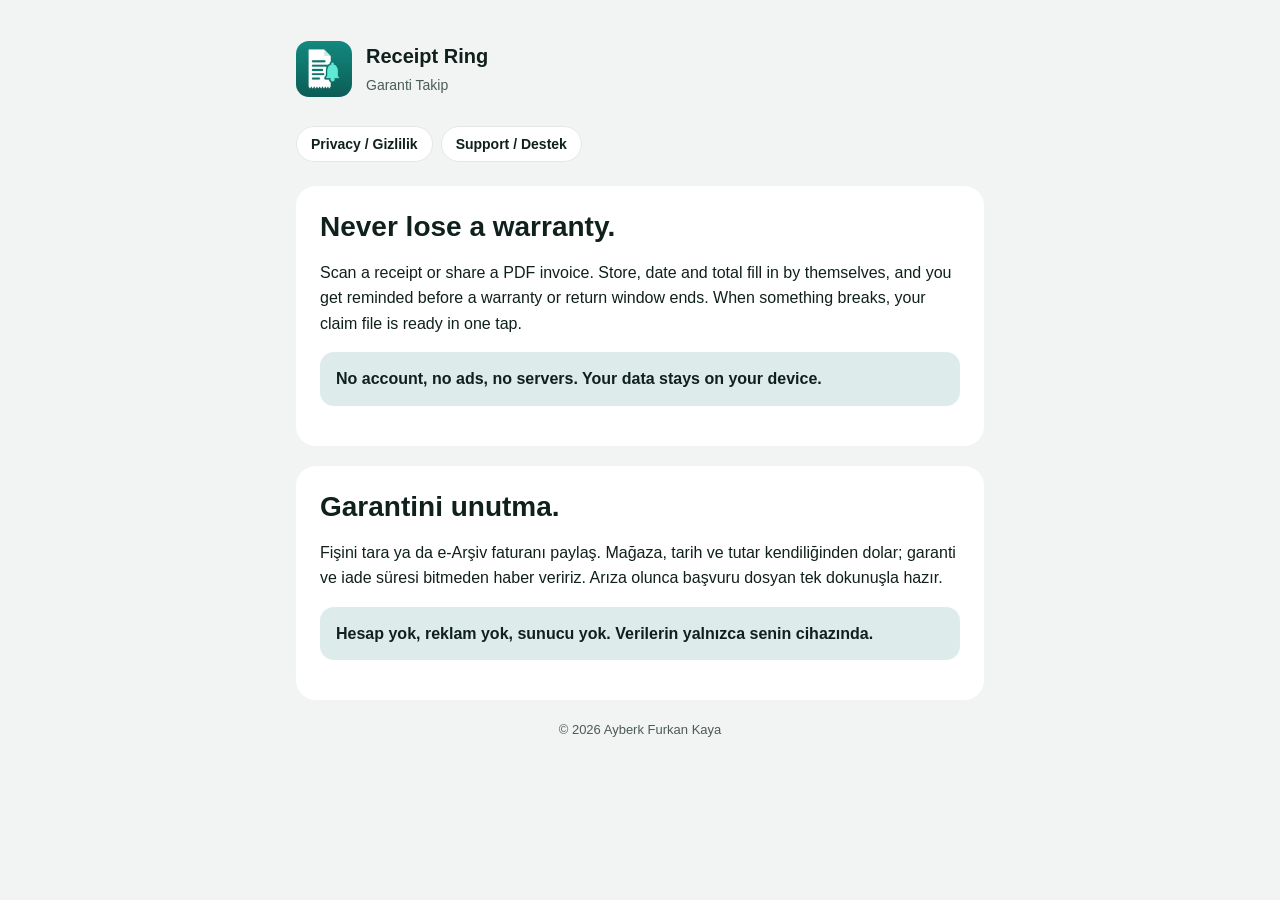
<file: index.html>
<!doctype html>
<html lang="en">
<head>
<meta charset="utf-8"><meta name="viewport" content="width=device-width,initial-scale=1">
<title>Receipt Ring · Garanti Takip</title>
<meta name="description" content="Scan receipts and get reminded before warranties and return windows end. Fişini tara, garantin bitmeden haber alalım.">
<link rel="icon" href="logo.png"><link rel="stylesheet" href="stil.css">
</head>
<body><main>
<header><img src="logo.png" alt=""><div><b>Receipt Ring</b><span>Garanti Takip</span></div></header>
<nav><a href="privacy.html">Privacy / Gizlilik</a><a href="support.html">Support / Destek</a></nav>
<section lang="en">
<h1>Never lose a warranty.</h1>
<p>Scan a receipt or share a PDF invoice. Store, date and total fill in by themselves, and you get reminded before a warranty or return window ends. When something breaks, your claim file is ready in one tap.</p>
<p class="vurgu">No account, no ads, no servers. Your data stays on your device.</p>
</section>
<section lang="tr">
<h1>Garantini unutma.</h1>
<p>Fişini tara ya da e-Arşiv faturanı paylaş. Mağaza, tarih ve tutar kendiliğinden dolar; garanti ve iade süresi bitmeden haber veririz. Arıza olunca başvuru dosyan tek dokunuşla hazır.</p>
<p class="vurgu">Hesap yok, reklam yok, sunucu yok. Verilerin yalnızca senin cihazında.</p>
</section>
<footer>© 2026 Ayberk Furkan Kaya</footer>
</main></body></html>
</file>
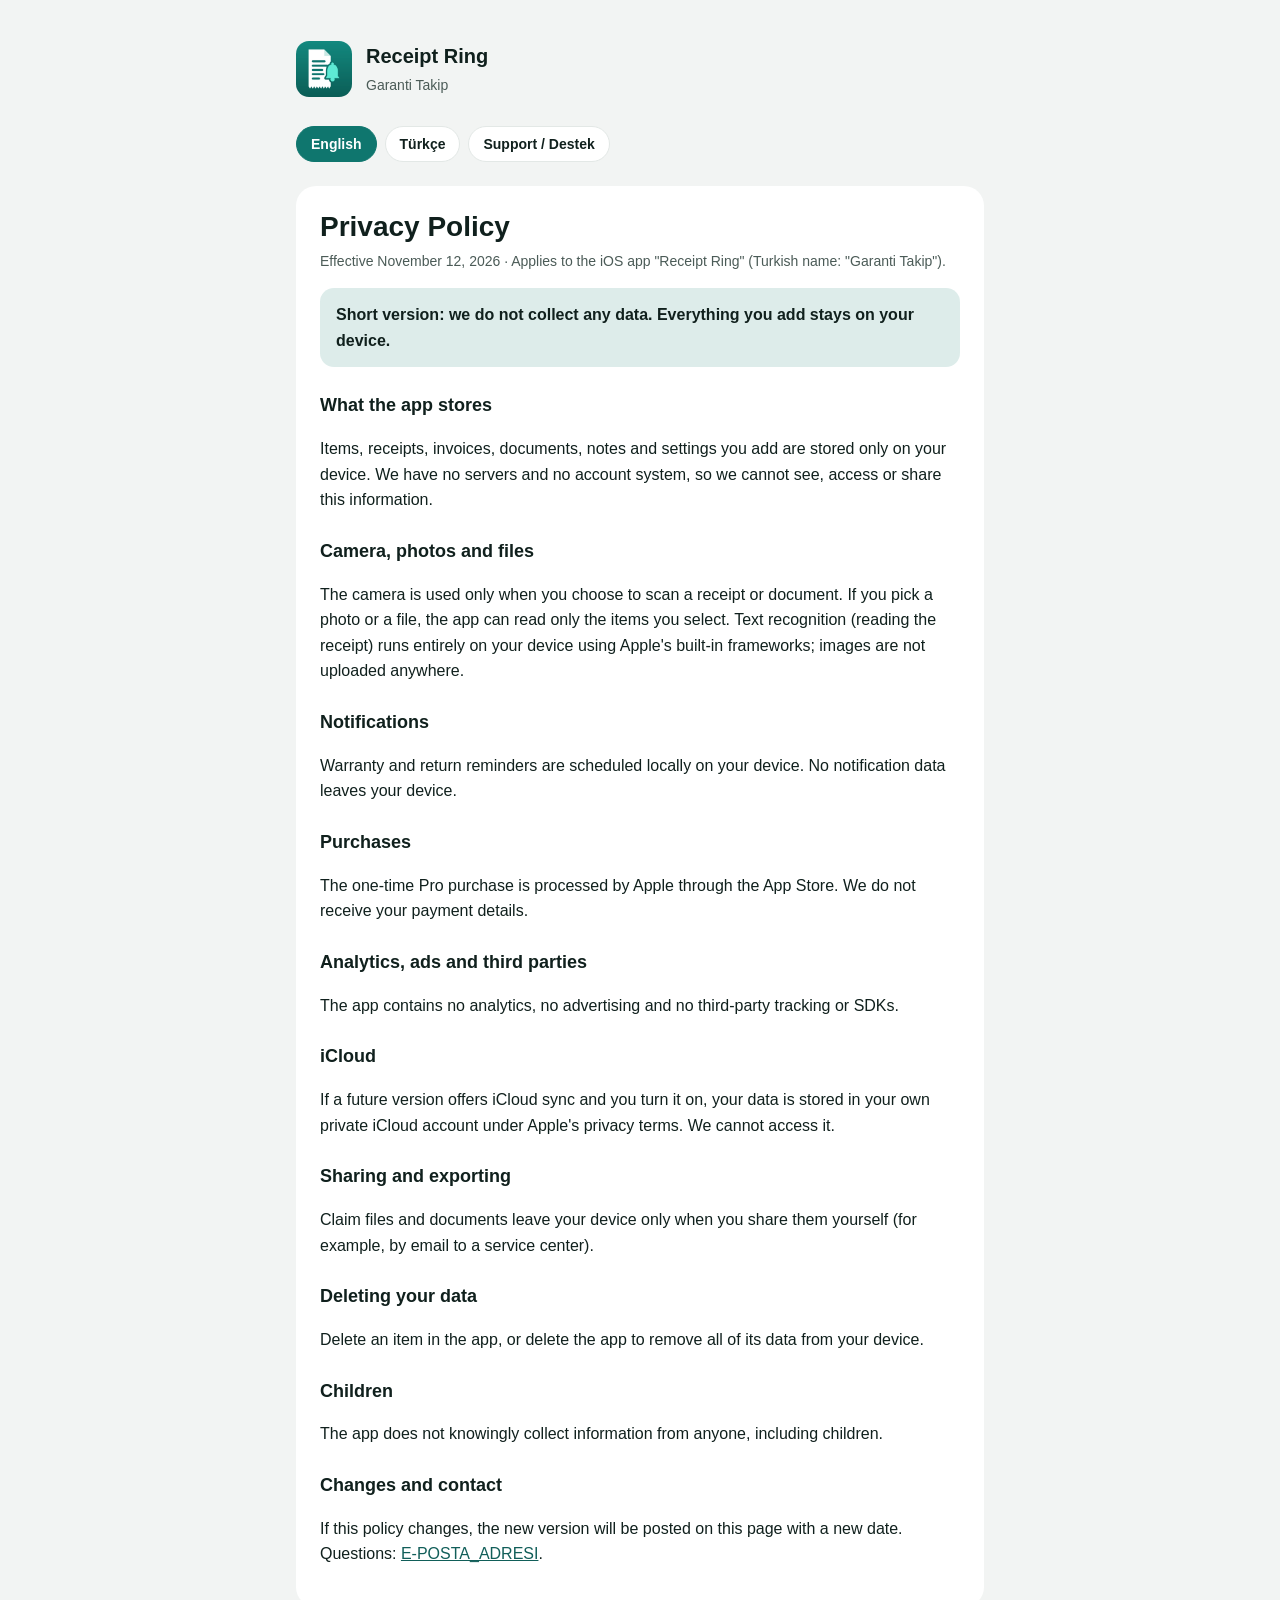
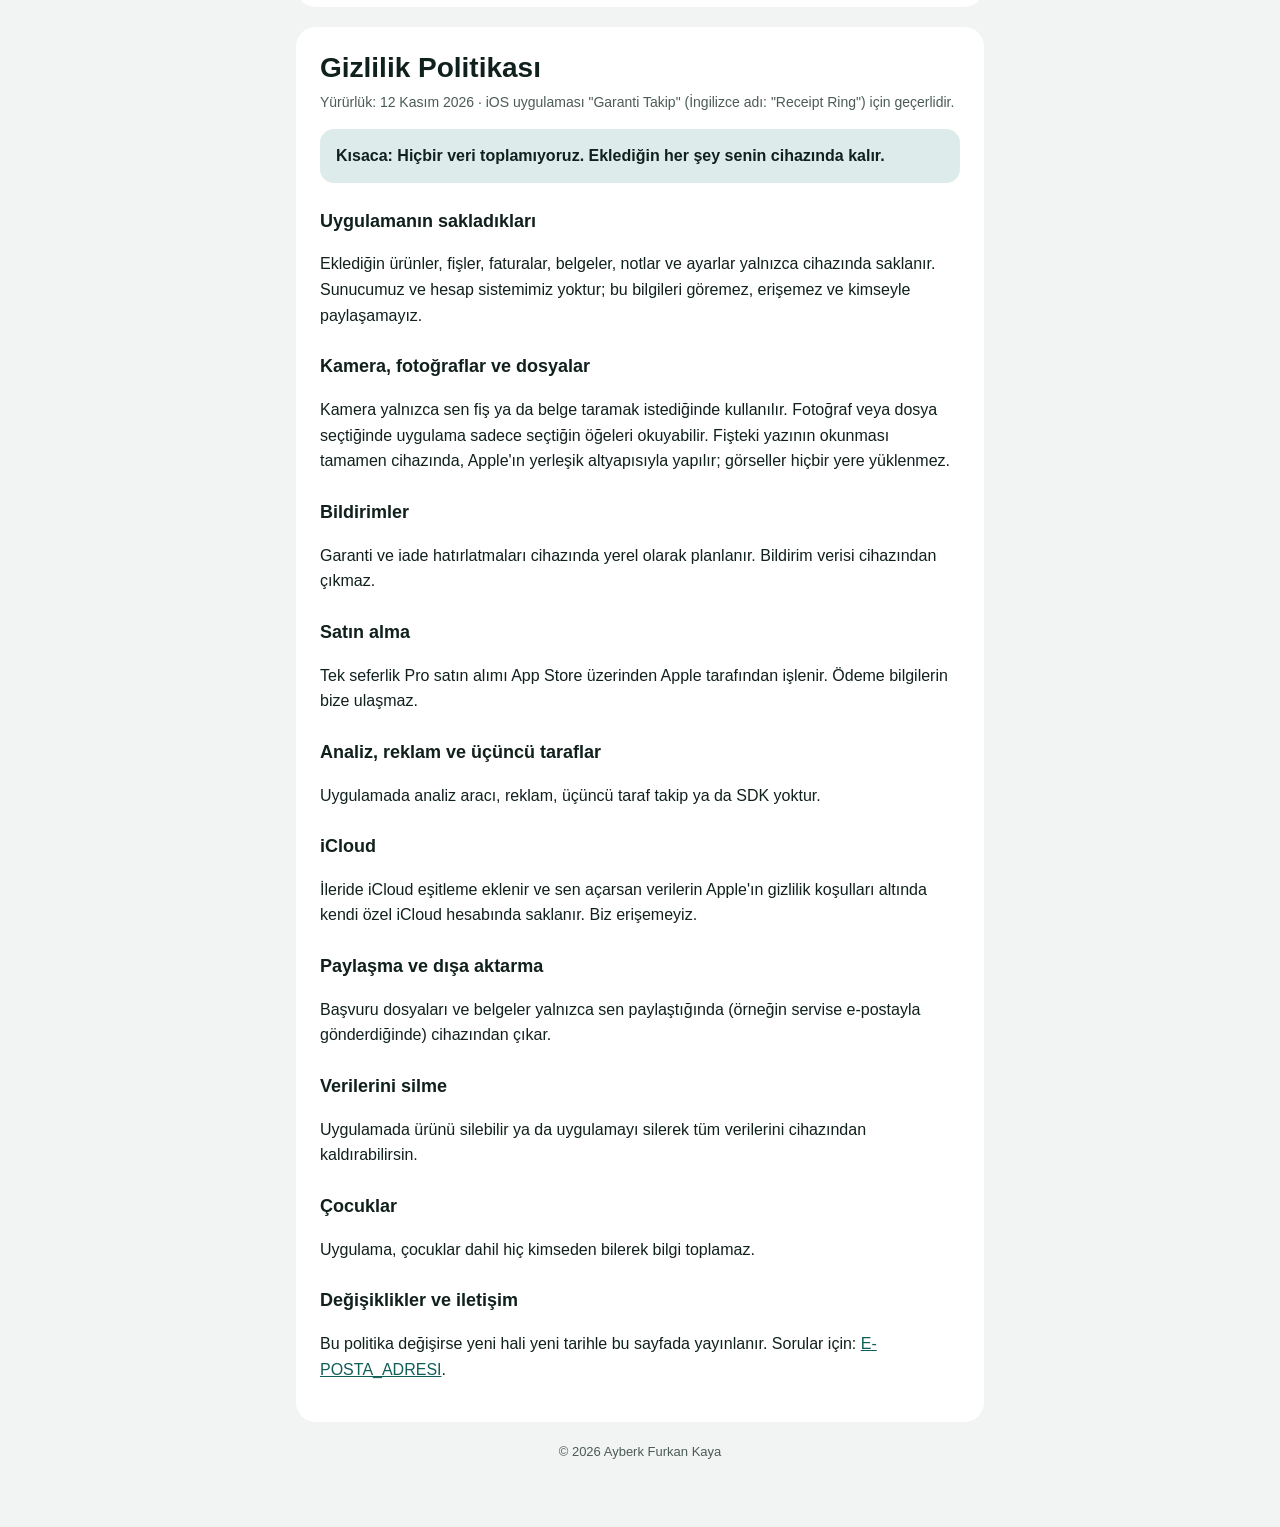
<file: privacy.html>
<!doctype html>
<html lang="en">
<head>
<meta charset="utf-8"><meta name="viewport" content="width=device-width,initial-scale=1">
<title>Privacy Policy · Receipt Ring</title>
<link rel="icon" href="logo.png"><link rel="stylesheet" href="stil.css">
</head>
<body><main>
<header><img src="logo.png" alt=""><div><b>Receipt Ring</b><span>Garanti Takip</span></div></header>
<nav><a href="#en" class="secili">English</a><a href="#tr">Türkçe</a><a href="support.html">Support / Destek</a></nav>

<section id="en" lang="en">
<h1>Privacy Policy</h1>
<p class="tarih">Effective November 12, 2026 · Applies to the iOS app "Receipt Ring" (Turkish name: "Garanti Takip").</p>
<p class="vurgu">Short version: we do not collect any data. Everything you add stays on your device.</p>
<h2>What the app stores</h2>
<p>Items, receipts, invoices, documents, notes and settings you add are stored only on your device. We have no servers and no account system, so we cannot see, access or share this information.</p>
<h2>Camera, photos and files</h2>
<p>The camera is used only when you choose to scan a receipt or document. If you pick a photo or a file, the app can read only the items you select. Text recognition (reading the receipt) runs entirely on your device using Apple's built-in frameworks; images are not uploaded anywhere.</p>
<h2>Notifications</h2>
<p>Warranty and return reminders are scheduled locally on your device. No notification data leaves your device.</p>
<h2>Purchases</h2>
<p>The one-time Pro purchase is processed by Apple through the App Store. We do not receive your payment details.</p>
<h2>Analytics, ads and third parties</h2>
<p>The app contains no analytics, no advertising and no third-party tracking or SDKs.</p>
<h2>iCloud</h2>
<p>If a future version offers iCloud sync and you turn it on, your data is stored in your own private iCloud account under Apple's privacy terms. We cannot access it.</p>
<h2>Sharing and exporting</h2>
<p>Claim files and documents leave your device only when you share them yourself (for example, by email to a service center).</p>
<h2>Deleting your data</h2>
<p>Delete an item in the app, or delete the app to remove all of its data from your device.</p>
<h2>Children</h2>
<p>The app does not knowingly collect information from anyone, including children.</p>
<h2>Changes and contact</h2>
<p>If this policy changes, the new version will be posted on this page with a new date. Questions: <a href="mailto:E-POSTA_ADRESI">E-POSTA_ADRESI</a>.</p>
</section>

<section id="tr" lang="tr">
<h1>Gizlilik Politikası</h1>
<p class="tarih">Yürürlük: 12 Kasım 2026 · iOS uygulaması "Garanti Takip" (İngilizce adı: "Receipt Ring") için geçerlidir.</p>
<p class="vurgu">Kısaca: Hiçbir veri toplamıyoruz. Eklediğin her şey senin cihazında kalır.</p>
<h2>Uygulamanın sakladıkları</h2>
<p>Eklediğin ürünler, fişler, faturalar, belgeler, notlar ve ayarlar yalnızca cihazında saklanır. Sunucumuz ve hesap sistemimiz yoktur; bu bilgileri göremez, erişemez ve kimseyle paylaşamayız.</p>
<h2>Kamera, fotoğraflar ve dosyalar</h2>
<p>Kamera yalnızca sen fiş ya da belge taramak istediğinde kullanılır. Fotoğraf veya dosya seçtiğinde uygulama sadece seçtiğin öğeleri okuyabilir. Fişteki yazının okunması tamamen cihazında, Apple'ın yerleşik altyapısıyla yapılır; görseller hiçbir yere yüklenmez.</p>
<h2>Bildirimler</h2>
<p>Garanti ve iade hatırlatmaları cihazında yerel olarak planlanır. Bildirim verisi cihazından çıkmaz.</p>
<h2>Satın alma</h2>
<p>Tek seferlik Pro satın alımı App Store üzerinden Apple tarafından işlenir. Ödeme bilgilerin bize ulaşmaz.</p>
<h2>Analiz, reklam ve üçüncü taraflar</h2>
<p>Uygulamada analiz aracı, reklam, üçüncü taraf takip ya da SDK yoktur.</p>
<h2>iCloud</h2>
<p>İleride iCloud eşitleme eklenir ve sen açarsan verilerin Apple'ın gizlilik koşulları altında kendi özel iCloud hesabında saklanır. Biz erişemeyiz.</p>
<h2>Paylaşma ve dışa aktarma</h2>
<p>Başvuru dosyaları ve belgeler yalnızca sen paylaştığında (örneğin servise e-postayla gönderdiğinde) cihazından çıkar.</p>
<h2>Verilerini silme</h2>
<p>Uygulamada ürünü silebilir ya da uygulamayı silerek tüm verilerini cihazından kaldırabilirsin.</p>
<h2>Çocuklar</h2>
<p>Uygulama, çocuklar dahil hiç kimseden bilerek bilgi toplamaz.</p>
<h2>Değişiklikler ve iletişim</h2>
<p>Bu politika değişirse yeni hali yeni tarihle bu sayfada yayınlanır. Sorular için: <a href="mailto:E-POSTA_ADRESI">E-POSTA_ADRESI</a>.</p>
</section>
<footer>© 2026 Ayberk Furkan Kaya</footer>
</main></body></html>
</file>
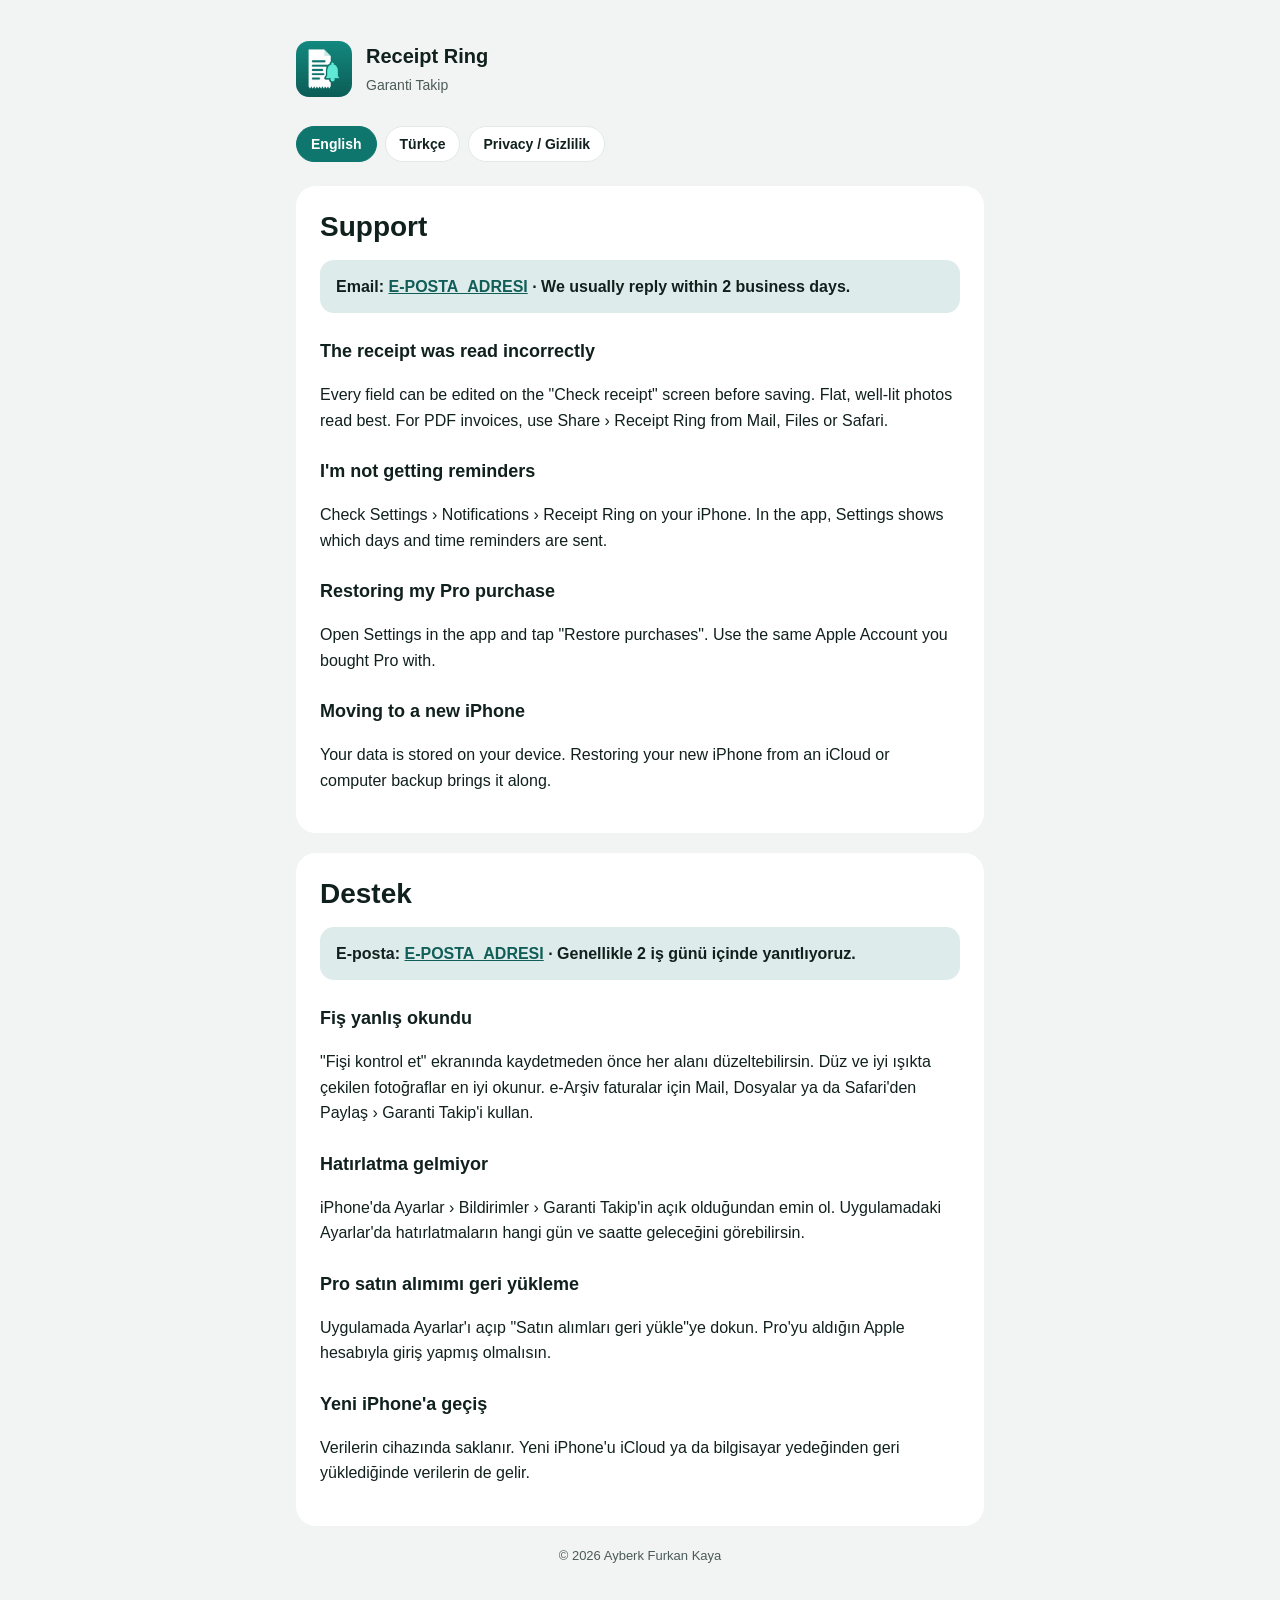
<file: support.html>
<!doctype html>
<html lang="en">
<head>
<meta charset="utf-8"><meta name="viewport" content="width=device-width,initial-scale=1">
<title>Support · Receipt Ring</title>
<link rel="icon" href="logo.png"><link rel="stylesheet" href="stil.css">
</head>
<body><main>
<header><img src="logo.png" alt=""><div><b>Receipt Ring</b><span>Garanti Takip</span></div></header>
<nav><a href="#en" class="secili">English</a><a href="#tr">Türkçe</a><a href="privacy.html">Privacy / Gizlilik</a></nav>

<section id="en" lang="en">
<h1>Support</h1>
<p class="vurgu">Email: <a href="mailto:E-POSTA_ADRESI">E-POSTA_ADRESI</a> · We usually reply within 2 business days.</p>
<h2>The receipt was read incorrectly</h2>
<p>Every field can be edited on the "Check receipt" screen before saving. Flat, well-lit photos read best. For PDF invoices, use Share › Receipt Ring from Mail, Files or Safari.</p>
<h2>I'm not getting reminders</h2>
<p>Check Settings › Notifications › Receipt Ring on your iPhone. In the app, Settings shows which days and time reminders are sent.</p>
<h2>Restoring my Pro purchase</h2>
<p>Open Settings in the app and tap "Restore purchases". Use the same Apple Account you bought Pro with.</p>
<h2>Moving to a new iPhone</h2>
<p>Your data is stored on your device. Restoring your new iPhone from an iCloud or computer backup brings it along.</p>
</section>

<section id="tr" lang="tr">
<h1>Destek</h1>
<p class="vurgu">E-posta: <a href="mailto:E-POSTA_ADRESI">E-POSTA_ADRESI</a> · Genellikle 2 iş günü içinde yanıtlıyoruz.</p>
<h2>Fiş yanlış okundu</h2>
<p>"Fişi kontrol et" ekranında kaydetmeden önce her alanı düzeltebilirsin. Düz ve iyi ışıkta çekilen fotoğraflar en iyi okunur. e-Arşiv faturalar için Mail, Dosyalar ya da Safari'den Paylaş › Garanti Takip'i kullan.</p>
<h2>Hatırlatma gelmiyor</h2>
<p>iPhone'da Ayarlar › Bildirimler › Garanti Takip'in açık olduğundan emin ol. Uygulamadaki Ayarlar'da hatırlatmaların hangi gün ve saatte geleceğini görebilirsin.</p>
<h2>Pro satın alımımı geri yükleme</h2>
<p>Uygulamada Ayarlar'ı açıp "Satın alımları geri yükle"ye dokun. Pro'yu aldığın Apple hesabıyla giriş yapmış olmalısın.</p>
<h2>Yeni iPhone'a geçiş</h2>
<p>Verilerin cihazında saklanır. Yeni iPhone'u iCloud ya da bilgisayar yedeğinden geri yüklediğinde verilerin de gelir.</p>
</section>
<footer>© 2026 Ayberk Furkan Kaya</footer>
</main></body></html>
</file>
<file: stil.css>
:root{--ana:#0F766E;--ana-koyu:#115E59;--zemin:#F2F4F3;--kart:#FFFFFF;--yazi:#10201D;--ikincil:#4B5B57;--cizgi:#E3E8E6;--ana-ustu:#FFFFFF}
@media (prefers-color-scheme:dark){:root{--ana:#2DD4BF;--ana-koyu:#5EEAD4;--zemin:#070C0B;--kart:#16201F;--yazi:#EEF5F3;--ikincil:#9DB3AE;--cizgi:#22302E;--ana-ustu:#04201C}}
*{box-sizing:border-box}
body{margin:0;background:var(--zemin);color:var(--yazi);font:16px/1.6 -apple-system,BlinkMacSystemFont,"Segoe UI",Inter,sans-serif}
main{max-width:720px;margin:0 auto;padding:40px 16px 64px}
header{display:flex;align-items:center;gap:14px;margin-bottom:28px}
header img{width:56px;height:56px;border-radius:13px}
header b{display:block;font-size:20px}
header span{color:var(--ikincil);font-size:14px}
nav{display:flex;gap:8px;flex-wrap:wrap;margin-bottom:24px}
nav a{padding:6px 14px;border-radius:999px;background:var(--kart);color:var(--yazi);text-decoration:none;font-weight:600;font-size:14px;border:1px solid var(--cizgi)}
nav a.secili{background:var(--ana);color:var(--ana-ustu);border-color:var(--ana)}
section{background:var(--kart);border-radius:20px;padding:24px;margin-bottom:20px}
h1{font-size:28px;line-height:1.2;margin:0 0 6px}
h2{font-size:18px;margin:24px 0 6px}
.tarih{color:var(--ikincil);font-size:14px;margin:0 0 12px}
a{color:var(--ana-koyu)}
.vurgu{background:color-mix(in srgb,var(--ana) 14%,transparent);border-radius:14px;padding:14px 16px;font-weight:600}
footer{color:var(--ikincil);font-size:13px;text-align:center}
</file>
